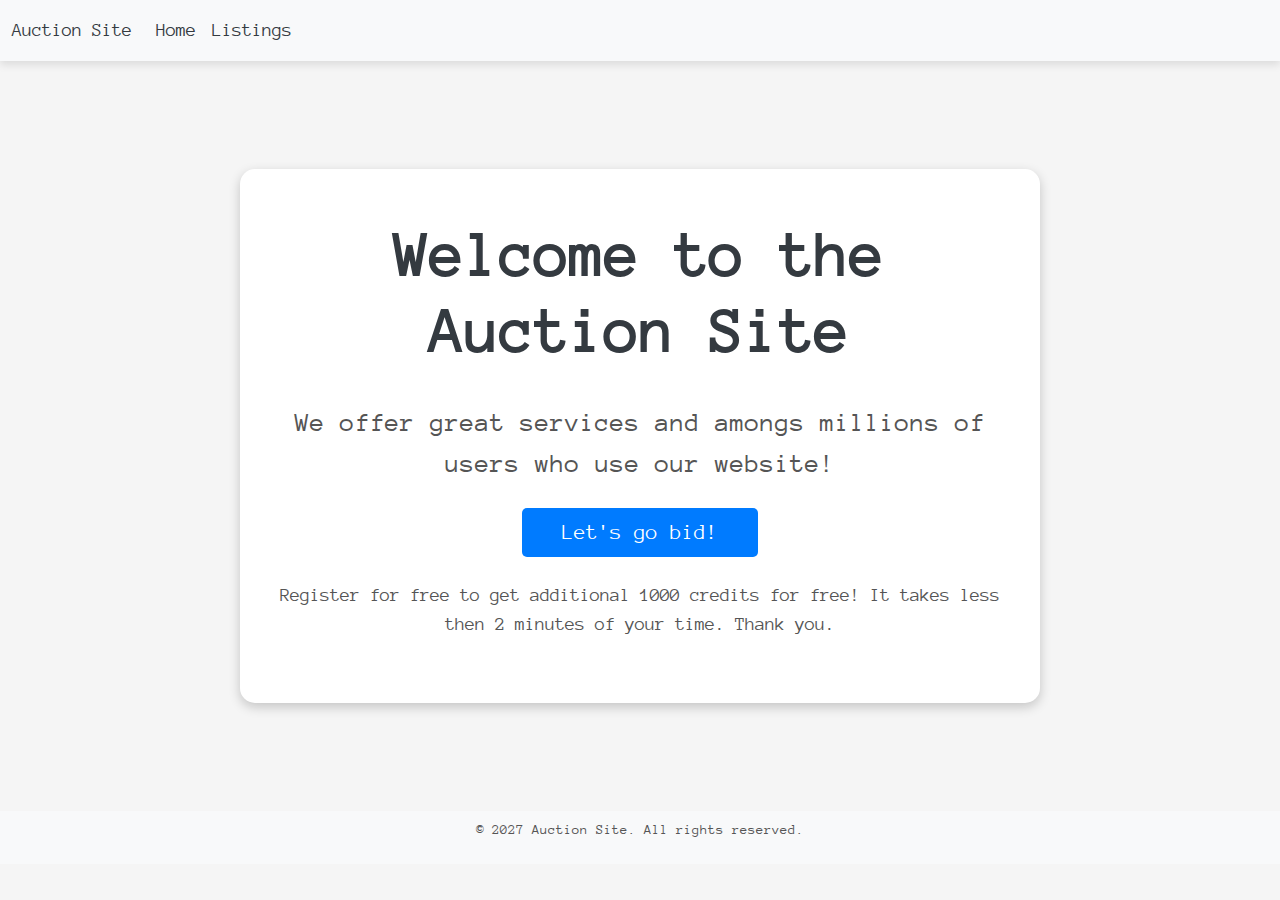
<file: index.html>
<!DOCTYPE html>
<html lang="en">
<head>
  <meta charset="UTF-8">
  <meta name="viewport" content="width=device-width, initial-scale=1.0">
  <title>Auction Site</title>
  <link href="https://cdn.jsdelivr.net/npm/bootstrap@5.3.0-alpha1/dist/css/bootstrap.min.css" rel="stylesheet">
  <link href="./css/main.css" rel="stylesheet">
</head>
<body>
  <nav class="navbar navbar-expand-lg navbar-light bg-light">
    <div class="container-fluid">
      <a class="navbar-brand" href="#">Auction Site</a>
      <button class="navbar-toggler" type="button" data-bs-toggle="collapse" data-bs-target="#navbarNav" aria-controls="navbarNav" aria-expanded="false" aria-label="Toggle navigation">
        <span class="navbar-toggler-icon"></span>
      </button>
      <div class="collapse navbar-collapse" id="navbarNav">
        <ul class="navbar-nav">
          <li class="nav-item"><a class="nav-link active" href="./index.html">Home</a></li>
          <li class="nav-item"><a class="nav-link" href="./pages/listings/index.html">Listings</a></li>
        </ul>
      </div>
    </div>
  </nav>

  <div class="home-container">
    <div class="home-box">
      <h1>Welcome to the Auction Site</h1>
      <p class="lead">We offer great services and amongs millions of users who use our website!</p>
      <a href="./pages/register/index.html" class="home-btn">Let's go bid!</a>
      <p>Register for free to get additional 1000 credits for free! It takes less then 2 minutes of your time. Thank you.</p>
    </div>
  </div>
  
  <footer>
    <p>&copy; 2027 Auction Site. All rights reserved.</p>
  </footer>

  <script src="https://cdn.jsdelivr.net/npm/bootstrap@5.3.0-alpha1/dist/js/bootstrap.bundle.min.js"></script>
</body>
</html>
</file>
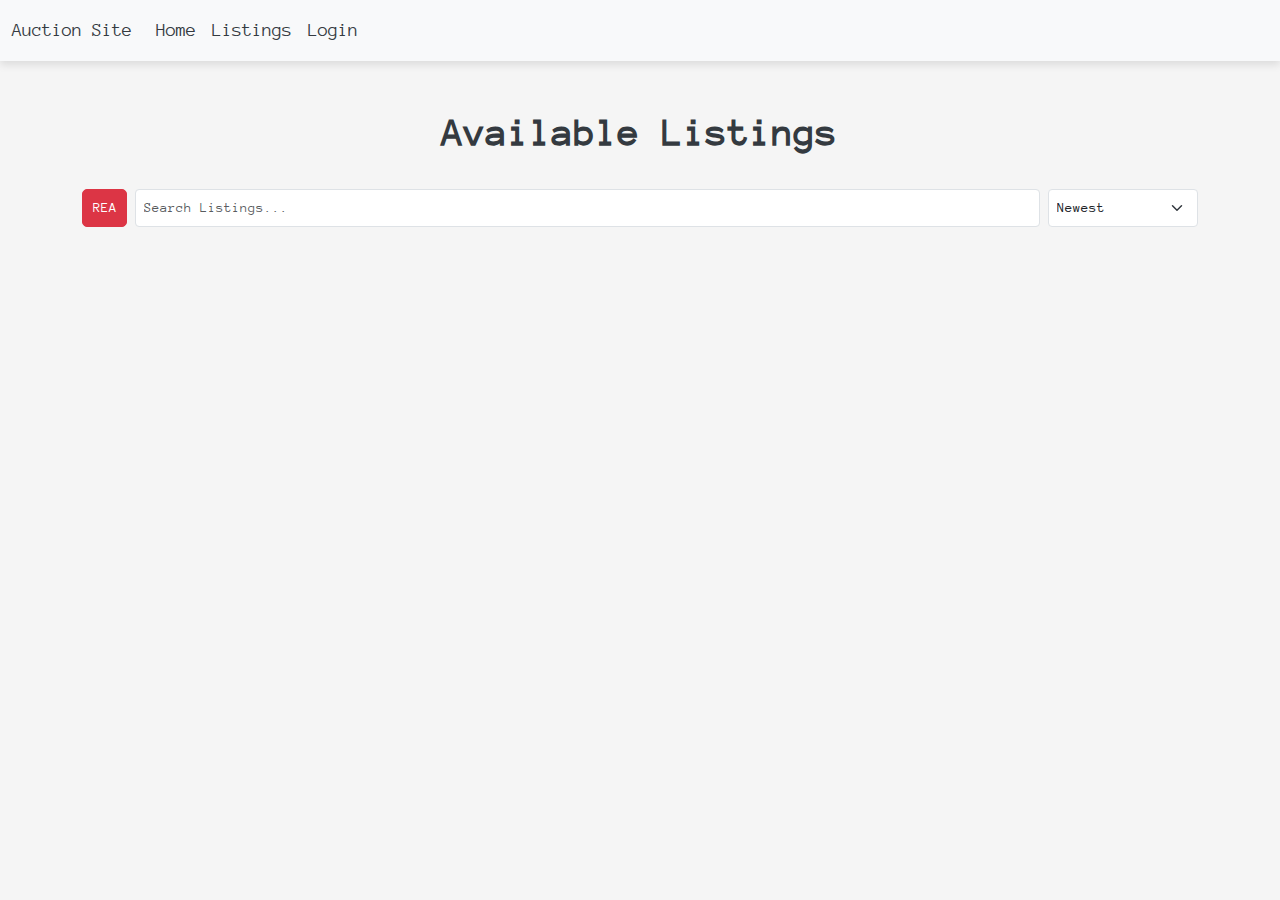
<file: pages/details/index.html>
<!DOCTYPE html>
<html lang="en">
<head>
  <meta charset="UTF-8">
  <meta name="viewport" content="width=device-width, initial-scale=1.0">
  <title>Listing Details</title>
  <link href="https://cdn.jsdelivr.net/npm/bootstrap@5.3.0-alpha1/dist/css/bootstrap.min.css" rel="stylesheet">
  <link href="../../css/main.css" rel="stylesheet">
</head>
<body>
<nav class="navbar navbar-expand-lg navbar-light bg-light">
  <div class="container-fluid">
    <a class="navbar-brand" href="../../index.html">Auction Site</a>
    <button class="navbar-toggler" type="button" data-bs-toggle="collapse" data-bs-target="#navbarNav" aria-controls="navbarNav" aria-expanded="false" aria-label="Toggle navigation">
      <span class="navbar-toggler-icon"></span>
    </button>
    <div class="collapse navbar-collapse" id="navbarNav">
      <ul class="navbar-nav">
        <li class="nav-item"><a class="nav-link active" href="../../index.html">Home</a></li>
        <li class="nav-item"><a class="nav-link" href="../listings/index.html">Back to Listings</a></li>
      </ul>
    </div>
  </div>
</nav>

<div class="details-container">
  <img id="listingImage" class="details-image" alt="Listing Image">

  <div class="details-content">
    <div class="details-left">
      <h1 id="listingTitle" class="details-title">Loading...</h1>
      <p id="listingDescription" class="details-text">Loading description...</p>
      <p class="details-text"><strong>Current Highest Bid:</strong> <span id="highestBid">Loading...</span></p>
      <p class="details-text"><strong>Time Remaining:</strong> <span id="timeRemaining">Loading...</span></p>
      <button id="placeBidButton" class="btn btn-success details-bid-btn mt-4">Place a Bid</button>
    </div>

    <div class="details-right">
      <h2>Bidders</h2>
      <ul id="biddersList" class="bidders-list"></ul>
    </div>
  </div>
</div>

<script src="https://cdn.jsdelivr.net/npm/bootstrap@5.3.0-alpha1/dist/js/bootstrap.bundle.min.js"></script>
<script type="module" src="../../js/modules/services/listings/details.js"></script>
<script type="module" src="../../js/modules/services/listings/visit.js"></script>
</body>
</html>
</file>
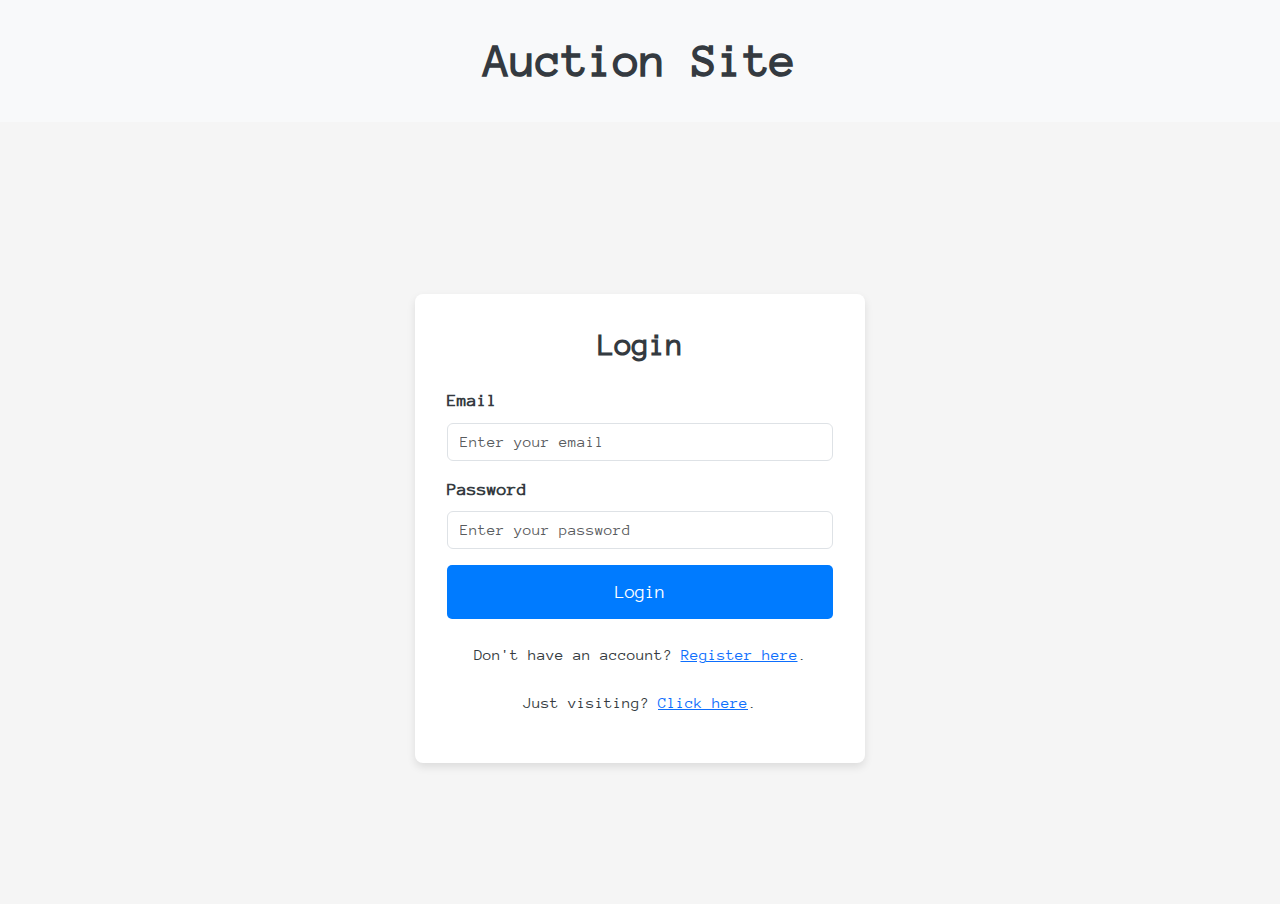
<file: pages/login/index.html>
<!DOCTYPE html>
<html lang="en">
<head>
  <meta charset="UTF-8" />
  <meta name="viewport" content="width=device-width, initial-scale=1.0" />
  <title>Login</title>
  <link href="https://cdn.jsdelivr.net/npm/bootstrap@5.3.0-alpha1/dist/css/bootstrap.min.css" rel="stylesheet">
  <link rel="stylesheet" href="../../css/main.css">
</head>
<body>
  
<header class="main-header">
  <h1 class="site-title">Auction Site</h1>
</header>

<div class="form-container">
  <div class="form-card">
    <h2 class="form-heading">Login</h2>
  
    <form id="loginForm" class="login-form" novalidate>
      <div class="form-group">
        <label for="loginEmail">Email</label>
        <input type="email" id="loginEmail" class="form-control" placeholder="Enter your email" required>
        <div class="invalid-feedback">Please enter a valid email address.</div>
      </div>

      <div class="form-group">
        <label for="loginPassword">Password</label>
        <input type="password" id="loginPassword" class="form-control" placeholder="Enter your password" required>
        <div class="invalid-feedback">Please enter your password.</div>
      </div>
      <button type="submit" class="btn-register">Login</button>
    </form>
    <p class="form-footer">Don't have an account? <a href="../register/index.html">Register here</a>.</p>
    <p class="form-footer">Just visiting? <a href="../listings/index.html">Click here</a>.</p>
  </div>
</div>

<script src="https://cdn.jsdelivr.net/npm/bootstrap@5.3.0-alpha1/dist/js/bootstrap.bundle.min.js"></script>
<script type="module" src="../../js/modules/auth/login/login.js"></script>
</body>
</html>
</file>
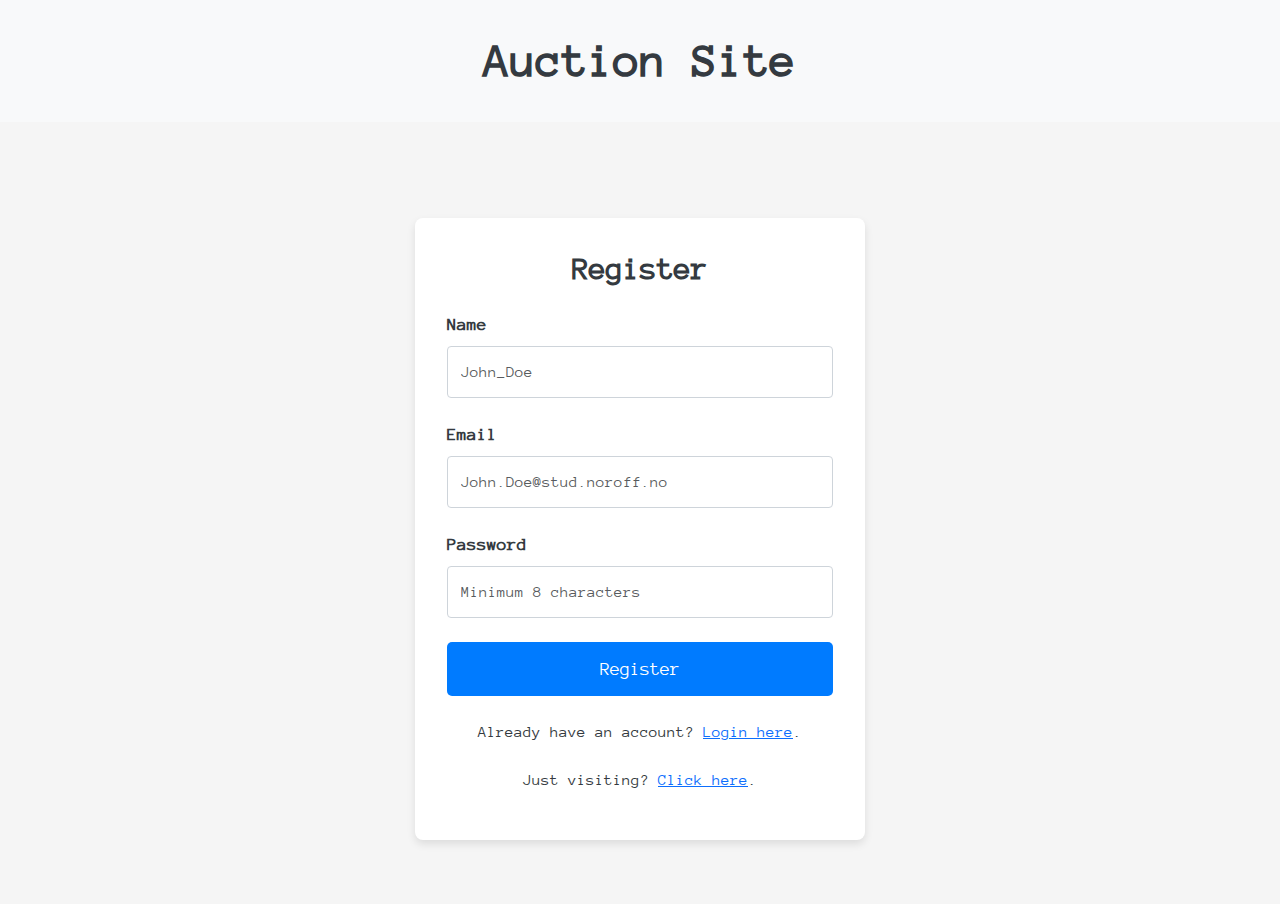
<file: pages/register/index.html>
<!DOCTYPE html>
<html lang="en">
<head>
  <meta charset="UTF-8" />
  <meta name="viewport" content="width=device-width, initial-scale=1.0" />
  <title>Register</title>
  <link href="https://cdn.jsdelivr.net/npm/bootstrap@5.3.0-alpha1/dist/css/bootstrap.min.css" rel="stylesheet">
  <link rel="stylesheet" href="../../css/main.css">
</head>
<body>

<header class="main-header">
  <h1 class="site-title">Auction Site</h1>
</header>

<div class="form-container">
  <div class="form-card">
    <h2 class="form-heading">Register</h2>
  
    <form id="registerForm" class="register-form" novalidate>
      <div class="form-group">
        <label for="name">Name</label>
        <input type="text" id="name" class="form-control" placeholder="John_Doe" 
               pattern="^[a-zA-Z0-9_]+$" title="Only letters, numbers, and underscores are allowed" required>
        <div class="invalid-feedback">Please enter a valid username (letters, numbers, underscores).</div>
      </div>

      <div class="form-group">
        <label for="email">Email</label>
        <input type="email" id="email" class="form-control" placeholder="John.Doe@stud.noroff.no" 
               pattern="^[a-zA-Z0-9._%+-]+@stud\.noroff\.no$" title="Email must be a valid @stud.noroff.no address" required>
        <div class="invalid-feedback">Please enter a valid @stud.noroff.no email address.</div>
      </div>

      <div class="form-group">
        <label for="password">Password</label>
        <input type="password" id="password" class="form-control" placeholder="Minimum 8 characters" 
               minlength="8" pattern="^(?=.*[A-Z])(?=.*\d).{8,}$" 
               title="Password must be at least 8 characters long, with at least one uppercase letter and one number" required>
        <div class="invalid-feedback">Password must be at least 8 characters long, with at least one uppercase letter and one number.</div>
      </div>
      <button type="submit" class="btn-register">Register</button>
    </form>
    <p class="form-footer">Already have an account? <a href="../login/index.html">Login here</a>.</p>
    <p class="form-footer">Just visiting? <a href="../listings/index.html">Click here</a>.</p>
  </div>
</div>

<script src="https://cdn.jsdelivr.net/npm/bootstrap@5.3.0-alpha1/dist/js/bootstrap.bundle.min.js"></script>
<script type="module" src="../../js/modules/auth/register/register.js"></script>
</body>
</html>
</file>
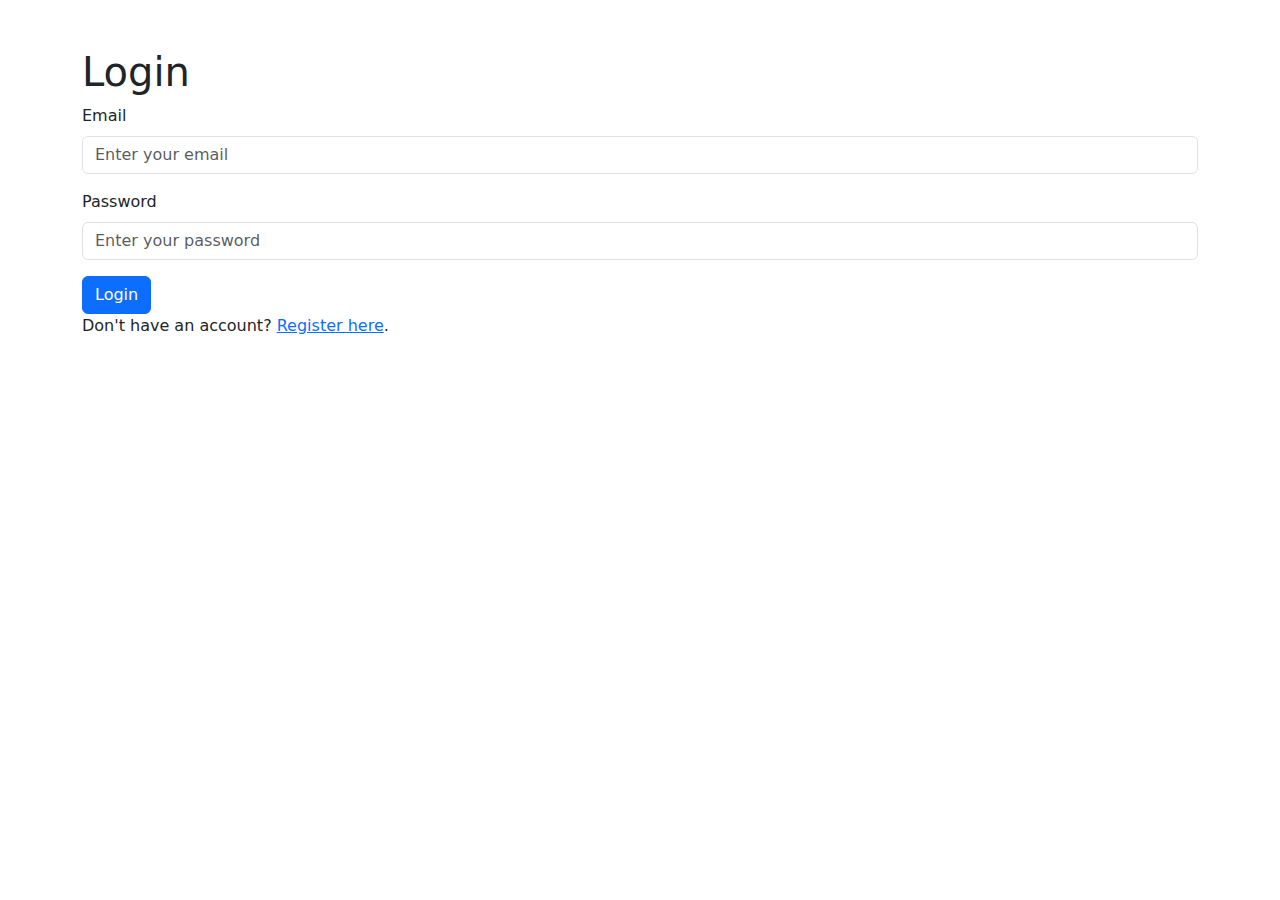
<file: pages/auth/login.html>
<!DOCTYPE html>
<html lang="en">
<head>
  <meta charset="UTF-8"/>
  <meta name="viewport" content="width=device-width, initial-scale=1.0"/>
  <title>Login</title>
  <link
    href="https://cdn.jsdelivr.net/npm/bootstrap@5.3.0-alpha1/dist/css/bootstrap.min.css"
    rel="stylesheet"
  >
</head>
<body>
  <div class="container mt-5">
    <h1>Login</h1>
    <form id="loginForm">
      <div class="mb-3">
        <label for="loginEmail" class="form-label">Email</label>
        <input type="email" id="loginEmail" class="form-control" placeholder="Enter your email" required>
      </div>
      <div class="mb-3">
        <label for="loginPassword" class="form-label">Password</label>
        <input type="password" id="loginPassword" class="form-control" placeholder="Enter your password" required>
      </div>
      <button type="submit" class="btn btn-primary">Login</button>
    </form>
    <p>Don't have an account? <a href="register.html">Register here</a>.</p>
  </div>

  <script type="module" src="../../js/modules/auth/login.js"></script>
</body>
</html>
</file>
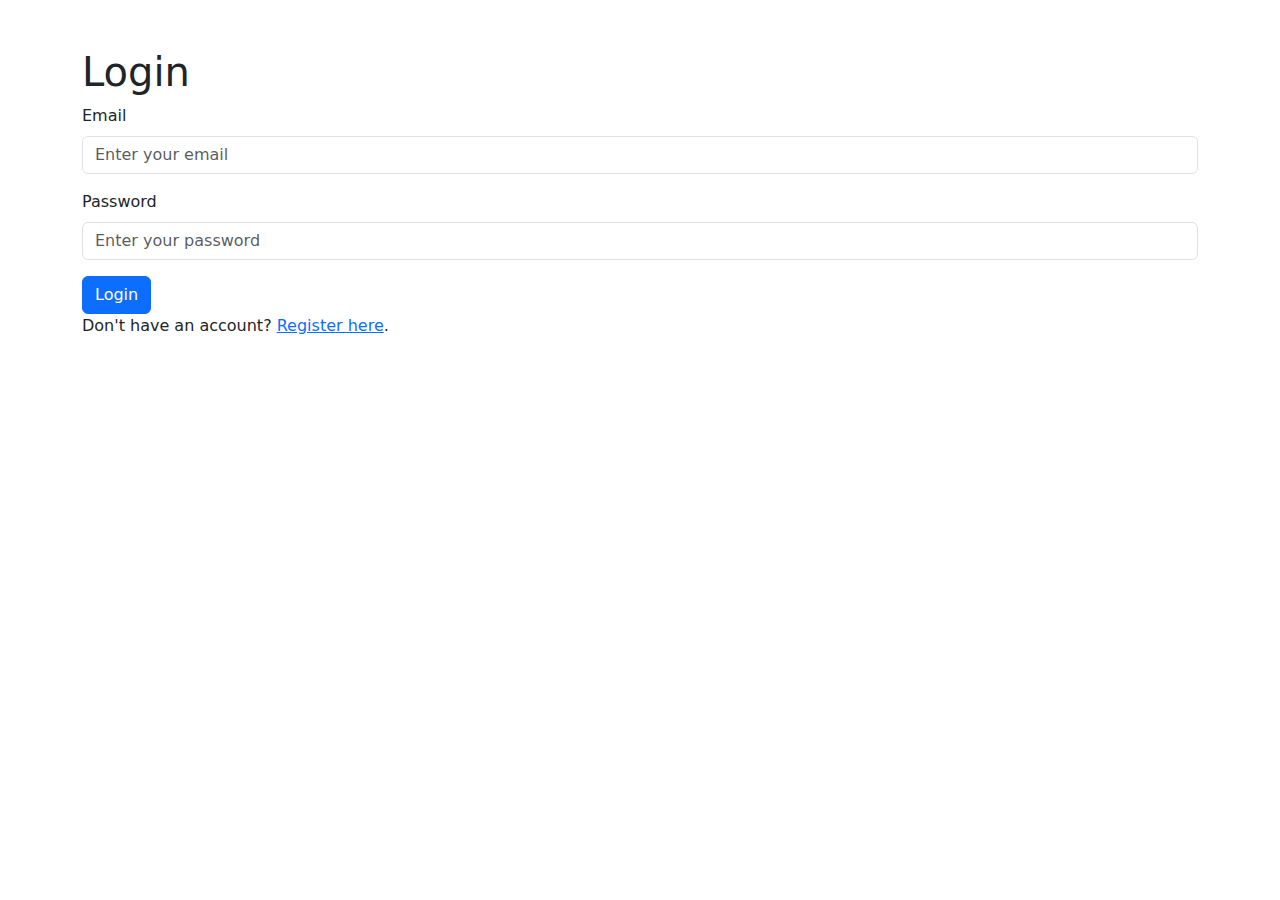
<file: pages/user/profile.html>
<!DOCTYPE html>
<html lang="en">
<head>
  <meta charset="UTF-8">
  <meta name="viewport" content="width=device-width, initial-scale=1.0">
  <title>Profile</title>
  <link href="https://cdn.jsdelivr.net/npm/bootstrap@5.3.0-alpha1/dist/css/bootstrap.min.css" rel="stylesheet">
</head>
<body>
<nav class="navbar navbar-expand-lg navbar-light bg-light">
  <div class="container-fluid">
    <a class="navbar-brand" href="../../index.html">Auction Site</a>
    <button class="navbar-toggler" type="button" data-bs-toggle="collapse" data-bs-target="#navbarNav" aria-controls="navbarNav" aria-expanded="false" aria-label="Toggle navigation">
      <span class="navbar-toggler-icon"></span>
    </button>
    <div class="collapse navbar-collapse" id="navbarNav">
      <ul class="navbar-nav">
        <li class="nav-item"><a class="nav-link active" href="../../index.html">Home</a></li>
        <li class="nav-item"><a class="nav-link" href="../listings/index.html">Listings</a></li>
        <li class="nav-item"><a class="nav-link" href="../createListings/index.html">Create Listing</a></li>
        <li class="nav-item"><a class="nav-link" id="logoutButton" href="#">Logout</a></li>
      </ul>
    </div>
  </div>
</nav>
<div class="container mt-5">
  <h1 class="text-center">Your Profile</h1>
  <div id="profileInfo" class="card mx-auto mt-4 text-center" style="max-width: 24rem;">
    <img id="avatarImage" src="https://via.placeholder.com/150" alt="Profile Avatar" class="card-img-top rounded-circle mx-auto mt-3" style="width: 150px; height: 150px;">
    <div class="card-body">
      <h5 class="card-title" id="usernameDisplay">Username</h5>
      <p id="userCreditsDisplay" class="fw-bold text-success">Credits: Loading...</p>
      <form id="updateAvatarForm" class="mt-3">
        <label for="avatarUrl" class="form-label">Avatar URL</label>
        <input type="url" id="avatarUrl" class="form-control mb-2" placeholder="Enter avatar URL">
        <button type="submit" class="btn btn-primary">Update Avatar</button>
      </form>
    </div>
  </div>
  <div class="mt-5">
    <h2 class="text-center">Your Listings</h2>
    <div id="userListings" class="row row-cols-1 row-cols-md-2 row-cols-lg-3 g-4">
    </div>
  </div>
  <div class="text-center mt-4">
    <button id="logoutButton" class="btn btn-danger">Logout</button>
  </div>
</div>

<script src="https://cdn.jsdelivr.net/npm/bootstrap@5.3.0-alpha1/dist/js/bootstrap.bundle.min.js"></script>
<script type="module" src="../../js/modules/services/profile.js"></script>
<script type="module" src="../../js/modules/user/displayUserListings.js"></script>

</body>
</html>
</file>
<file: css/main.css>
@font-face {
  font-family: 'Anonymous Pro';
  src: url("../assets/AnonymousPro-2O73w.ttf") format("truetype"); }

* {
  margin: 0;
  padding: 0;
  box-sizing: border-box; }

body {
  font-family: 'Anonymous Pro', Arial, sans-serif;
  background: #f5f5f5;
  color: #343a40; }

h1, h2, h3, h4, h5, h6 {
  font-family: 'Anonymous Pro', sans-serif; }

.navbar {
  background: #f8f9fa;
  position: sticky;
  top: 0;
  z-index: 100;
  box-shadow: 0 4px 8px rgba(0, 0, 0, 0.1); }

.navbar-brand, .nav-link {
  font-size: 1.2rem;
  color: #343a40 !important; }

.nav-link:hover {
  color: #007bff !important; }

.home-container {
  display: flex;
  justify-content: center;
  align-items: center;
  min-height: calc(100vh - 150px);
  padding: 2rem; }

.home-box {
  background: #ffffff;
  padding: 3rem 2rem;
  border-radius: 15px;
  box-shadow: 0 4px 12px rgba(0, 0, 0, 0.2);
  max-width: 800px;
  text-align: center;
  width: 100%; }

.home-box h1 {
  font-size: 4rem;
  font-weight: bold;
  margin-bottom: 1rem;
  font-family: 'Anonymous Pro', sans-serif;
  line-height: 1.2; }

.home-box p.lead {
  font-size: 1.7rem;
  margin-bottom: 2rem;
  color: #555; }

.home-btn {
  font-size: 1.4rem;
  padding: 0.8rem 2.5rem;
  color: white;
  background: #007bff;
  border: none;
  border-radius: 5px;
  text-decoration: none;
  font-family: 'Anonymous Pro', sans-serif;
  margin-bottom: 1.5rem; }

.home-btn:hover {
  background: #0056b3; }

.home-box p {
  margin-top: 2rem;
  font-size: 1.2rem;
  color: #555; }

footer {
  margin-top: auto;
  left: 0;
  width: 100%;
  background: #f8f9fa;
  text-align: center;
  padding: 0.5rem;
  font-size: 0.9rem;
  color: #555; }

@media (max-width: 768px) {
  .home-box h1 {
    font-size: 3rem; }
  .home-box p.lead {
    font-size: 1.5rem; }
  .home-btn {
    font-size: 1.2rem;
    padding: 0.6rem 1.8rem; } }

@media (max-width: 480px) {
  .home-box h1 {
    font-size: 2rem; }
  .home-box p.lead {
    font-size: 1.2rem; }
  .home-btn {
    font-size: 1rem;
    padding: 0.5rem 1.5rem; } }

.main-header {
  background: #f8f9fa;
  padding: 1rem 0;
  text-align: center; }

.site-title {
  font-size: 3rem;
  font-weight: bold;
  color: #343a40;
  text-align: center;
  margin: 0; }

.form-container {
  display: flex;
  justify-content: center;
  align-items: center;
  min-height: calc(100vh - 150px);
  padding: 2rem; }

.form-card {
  background: white;
  padding: 2rem 3rem;
  border-radius: 8px;
  box-shadow: 0 4px 8px rgba(0, 0, 0, 0.1);
  width: 100%;
  max-width: 600px;
  min-width: 300px;
  text-align: center; }

.form-heading {
  text-align: center;
  font-size: 2rem;
  font-weight: bold;
  margin-bottom: 2rem; }

.register-form .form-group {
  margin-bottom: 1.5rem;
  text-align: left; }

.register-form label {
  font-size: 1.1rem;
  font-weight: bold; }

.register-form input {
  width: 100%;
  padding: 0.8rem;
  font-size: 1rem;
  border: 1px solid #ced4da;
  border-radius: 4px; }

.btn-register {
  width: 100%;
  padding: 0.8rem;
  background: #007bff;
  color: white;
  font-size: 1.2rem;
  border: none;
  border-radius: 5px;
  cursor: pointer;
  transition: background 0.3s ease; }

.btn-register:hover {
  background: #0056b3; }

.form-footer {
  text-align: center;
  margin-top: 1rem;
  font-size: 1rem; }

.footer {
  text-align: center;
  padding: 1rem;
  background: #f8f9fa;
  font-size: 1rem;
  position: absolute;
  bottom: 0;
  left: 0;
  width: 100%; }

.login-form {
  display: flex;
  flex-direction: column;
  text-align: left;
  font-weight: bold;
  gap: 1rem; }

.form-card {
  background: white;
  border-radius: 8px;
  padding: 2rem;
  box-shadow: 0 4px 8px rgba(0, 0, 0, 0.1);
  max-width: 450px;
  margin: 2rem auto; }

.form-heading {
  font-size: 2rem;
  font-weight: bold;
  margin-bottom: 1.5rem;
  text-align: center; }

.form-footer {
  text-align: center;
  margin-top: 1.5rem; }

.main-header {
  text-align: center;
  background: #f8f9fa;
  padding: 2rem 0;
  margin-bottom: 2rem; }

.site-title {
  font-size: 3rem;
  font-weight: bold;
  color: #343a40; }

.filter-section {
  display: grid;
  grid-template-columns: auto 1fr auto;
  gap: 0.5rem;
  align-items: center;
  margin-bottom: 2rem; }

#removeEndedButton {
  background: #dc3545 !important;
  color: white !important;
  padding: 0.4rem 0.6rem;
  font-size: 0.9rem;
  height: 38px;
  border-radius: 5px; }

#searchBar {
  width: 100%;
  height: 38px;
  padding: 0.5rem; }

.form-select-sm {
  height: 38px;
  min-width: 150px; }

@media (max-width: 768px) {
  .filter-section {
    grid-template-columns: 1fr;
    gap: 1rem; }
  #removeEndedButton {
    display: none; }
  #searchBar {
    width: 100%; }
  .form-select-sm {
    width: 100%; } }

.details-container {
  max-width: 900px;
  margin: 4rem auto;
  background: white;
  border-radius: 8px;
  overflow: hidden;
  padding: 1rem;
  box-shadow: 0 4px 8px rgba(0, 0, 0, 0.1); }

.details-image {
  width: 100%;
  height: 400px;
  object-fit: cover;
  border-radius: 8px; }

.details-content {
  display: flex;
  gap: 2rem;
  padding: 2rem;
  flex-wrap: wrap; }

.details-left {
  flex: 2;
  min-width: 300px; }

.details-right {
  flex: 1;
  background: #f8f9fa;
  padding: 1.5rem;
  border-radius: 8px;
  overflow-y: auto;
  max-height: 300px;
  min-width: 250px;
  word-wrap: break-word; }

.details-title {
  font-size: 2rem;
  font-weight: bold;
  margin-bottom: 1rem; }

.details-text {
  font-size: 1.2rem;
  color: #555;
  margin-bottom: 0.8rem; }

.details-bid-btn {
  width: 100%;
  padding: 0.8rem;
  font-size: 1rem;
  font-weight: bold;
  background: #28a745;
  color: white;
  border: none;
  border-radius: 5px;
  cursor: pointer;
  text-align: center; }

.details-bid-btn:hover {
  background: #218838; }

@media (max-width: 768px) {
  .details-container {
    padding: 1rem;
    max-width: 600px; }
  .details-content {
    gap: 1rem; } }

@media (max-width: 480px) {
  .details-container {
    width: 90%;
    margin: 2rem auto; }
  .details-left,
  .details-right {
    min-width: 100%; }
  .details-bid-btn {
    width: 100%;
    margin-top: 1rem; } }

.card {
  background: #fff;
  border: none;
  border-radius: 8px;
  box-shadow: 0 4px 8px rgba(0, 0, 0, 0.1);
  transition: transform 0.2s ease-in-out, box-shadow 0.2s ease-in-out;
  height: 560px;
  display: flex;
  flex-direction: column; }
  .card:hover {
    transform: translateY(-5px);
    box-shadow: 0 6px 12px rgba(0, 0, 0, 0.15); }

.card-img-top {
  width: 100%;
  height: 200px;
  object-fit: cover;
  border-bottom: 2px solid #f1f1f1; }

.card-body {
  display: flex;
  flex-direction: column;
  justify-content: space-between;
  padding: 1rem;
  flex-grow: 1;
  text-align: center; }

.card-title {
  font-size: 1.4rem;
  font-weight: bold;
  color: #333;
  margin-bottom: 0.5rem; }

.card-text {
  font-size: 1rem;
  color: #555; }

.btn-info, .btn-success {
  width: 100%;
  font-size: 1rem;
  margin-top: 0.5rem; }

a.btn-primary.mt-auto,
button.btn-success.mt-auto {
  background-color: #007bff;
  border: none;
  color: #fff;
  margin-top: auto;
  padding: 0.8rem 1rem;
  border-radius: 5px;
  font-size: 1.1rem; }
  a.btn-primary.mt-auto:hover,
  button.btn-success.mt-auto:hover {
    background-color: #0056b3; }

body {
  font-family: 'Anonymous Pro', Arial, sans-serif; }

h1 {
  font-family: 'Anonymous Pro', sans-serif;
  font-size: 2.5rem;
  font-weight: bold;
  text-align: center;
  margin-bottom: 2rem; }

label {
  font-family: 'Anonymous Pro', sans-serif;
  font-size: 1.1rem;
  font-weight: bold;
  margin-bottom: 0.5rem;
  color: #343a40; }

input, textarea {
  font-family: 'Anonymous Pro', Arial, sans-serif;
  font-size: 1rem; }

.btn-primary {
  font-family: 'Anonymous Pro', sans-serif;
  font-size: 1.2rem;
  font-weight: bold;
  padding: 0.8rem 1.5rem;
  background-color: #007bff;
  border: none;
  border-radius: 5px; }

.btn-primary:hover {
  background-color: #0056b3; }

* {
  margin: 0;
  padding: 0;
  box-sizing: border-box; }

html, body {
  height: 100%;
  margin: 0;
  padding: 0; }

.page-wrapper {
  display: flex;
  flex-direction: column;
  min-height: 100vh; }

.navbar-nav .nav-link {
  font-size: 1.2rem;
  color: #343a40 !important; }

.navbar-nav .nav-link.active-profile {
  font-weight: bold;
  text-decoration: underline;
  text-underline-offset: 5px;
  text-decoration-color: #007bff; }

.main-content {
  flex: 1;
  padding: 2rem 0; }

h1.text-center {
  font-family: 'Anonymous Pro', sans-serif;
  font-size: 2.5rem;
  margin-bottom: 2rem; }

#profileInfo {
  background: #fff;
  border-radius: 15px;
  padding: 2rem;
  box-shadow: 0 4px 12px rgba(0, 0, 0, 0.15);
  max-width: 600px;
  margin: 2rem auto; }

.card-title {
  font-size: 2.1rem !important;
  font-family: 'Anonymous Pro', sans-serif;
  font-weight: bold; }

#userCreditsDisplay {
  font-family: 'Anonymous ProBold', Arial, sans-serif;
  font-size: 1.1rem;
  color: #28a745;
  margin-bottom: 1.5rem; }

#updateAvatarForm .form-label {
  font-size: 1.2rem;
  font-family: 'Anonymous Pro', sans-serif;
  color: #333; }

#updateAvatarForm .btn-primary {
  margin-top: 1rem;
  font-size: 1.2rem; }

h2.text-center {
  font-family: 'Anonymous Pro', sans-serif;
  font-size: 2rem;
  margin-top: 4rem; }

.card {
  background: #fff;
  border-radius: 8px;
  box-shadow: 0 4px 8px rgba(0, 0, 0, 0.1); }

.card-title {
  font-size: 1.4rem;
  font-family: 'Anonymous Pro', sans-serif;
  font-weight: bold; }

.card-text {
  font-size: 1rem;
  color: #555; }

a.btn-primary.mt-auto {
  font-size: 1.1rem;
  padding: 0.6rem 1.5rem;
  border-radius: 5px; }

.footer {
  background: #f8f9fa;
  text-align: center;
  padding: 1rem 0;
  box-shadow: 0 -2px 8px rgba(0, 0, 0, 0.1);
  margin-top: auto;
  width: 100%; }

.footer button {
  background: #007bff;
  color: white;
  border: none;
  padding: 0.8rem 2rem;
  font-size: 1.2rem;
  border-radius: 5px;
  cursor: pointer;
  transition: background 0.3s ease; }

.footer button:hover {
  background: #0056b3; }

.footer p {
  margin-top: 0.5rem;
  font-size: 1rem;
  color: #555; }

.pagination-container {
  display: flex;
  justify-content: center;
  align-items: center;
  gap: 0.5rem;
  margin-bottom: 2rem; }

.pagination-container button {
  background: #007bff;
  color: white;
  border: none;
  padding: 0.6rem;
  font-size: 1rem;
  border-radius: 50%;
  width: 40px;
  height: 40px;
  text-align: center;
  line-height: 1; }
  .pagination-container button:hover {
    background: #0056b3; }
  .pagination-container button.active {
    background: #0056b3; }

.popup-overlay {
  position: fixed;
  top: -100%;
  left: 0;
  width: 100%;
  height: 100%;
  background: rgba(0, 0, 0, 0.6);
  display: flex;
  justify-content: center;
  align-items: center;
  z-index: 1000;
  opacity: 0;
  transition: top 0.7s ease, opacity 0.7s ease; }

.popup-overlay.show {
  top: 0;
  opacity: 1; }

.popup-content {
  background: white;
  padding: 2rem;
  border-radius: 8px;
  box-shadow: 0 4px 8px rgba(0, 0, 0, 0.2);
  text-align: center;
  width: 80%;
  max-width: 500px; }

.popup-title {
  font-size: 2rem;
  font-weight: bold;
  margin-bottom: 1rem; }

.popup-content p {
  font-size: 1.2rem;
  margin-bottom: 2rem; }

.popup-content a, .popup-content button {
  margin: 0.5rem; }

.btn-close {
  background: #dc3545;
  color: white;
  border: none;
  padding: 0.6rem 1.2rem;
  font-size: 1rem;
  border-radius: 5px; }
  .btn-close:hover {
    background: #c82333; }

.btn-login {
  background: #007bff;
  color: white;
  border: none;
  padding: 0.6rem 1.2rem;
  font-size: 1rem;
  border-radius: 5px; }
  .btn-login:hover {
    background: #0056b3; }
</file>
